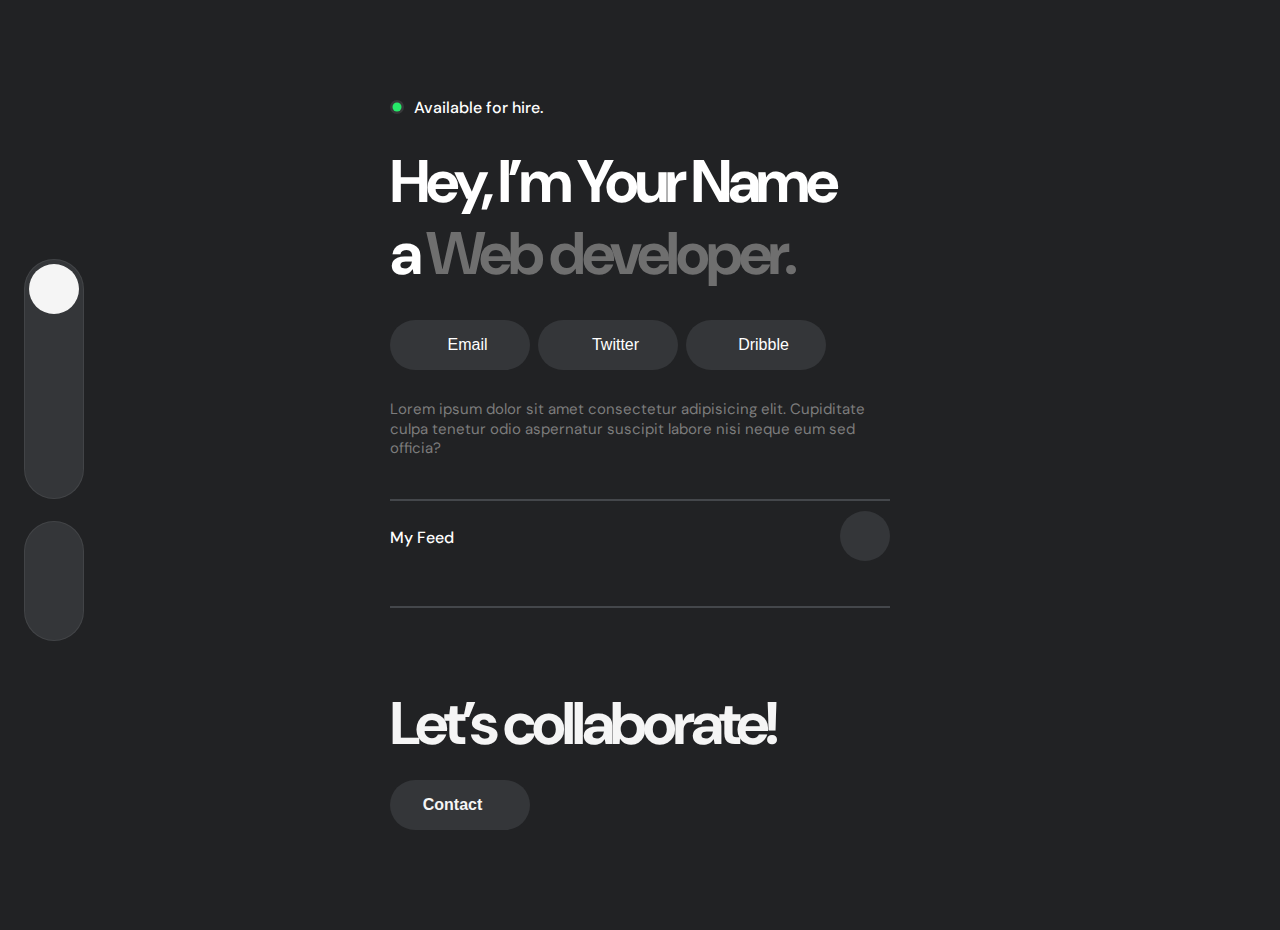
<file: index.html>
<!DOCTYPE html>
<html lang="en">

<head>
    <meta charset="UTF-8">
    <meta name="viewport" content="width=device-width, initial-scale=1.0">
    <title>Your Name</title>

    <!-- General css -->
    <link rel="stylesheet" href="assets/css/general.css">

    <!-- index css -->
    <link rel="stylesheet" href="assets/css/index.css">

    <!-- responsive css -->
    <link rel="stylesheet" href="assets/css/responsive.css">

    <!-- font awesome cdn -->
    <link rel="stylesheet" href="https://cdnjs.cloudflare.com/ajax/libs/font-awesome/6.4.0/css/all.min.css"
        integrity="sha512-iecdLmaskl7CVkqkXNQ/ZH/XLlvWZOJyj7Yy7tcenmpD1ypASozpmT/E0iPtmFIB46ZmdtAc9eNBvH0H/ZpiBw=="
        crossorigin="anonymous" referrerpolicy="no-referrer" />
</head>

<body>

    <!-- top navbar  start-->
    <nav class="navbar">
        <div class="navbar-status-wrap">
            <div style="width: 14px;height: 14px;background-color:#ffffff1a;border-radius: 50%;position: relative;">
                <div style="width: 9px;height: 9px;background-color: #26ea69;border-radius: inherit;position: absolute;top: 50%;
                left: 50%;transform: translate(-50%,-50%);">
                </div>
            </div>
            <p class="status-text">Available for hire.</p>
        </div>
        <div class="navbar-btn">
            <button id="navbar-btn">
                <i class="fa-solid fa-bars"></i>
            </button>
        </div>
    </nav>
    <!-- top navbar  end-->

    <!-- content start -->
    <section class="container">
        <div class="landing-content-container">
            <div class="status-wrap rising-up-animation">
                <div style="width: 14px;height: 14px;background-color:#ffffff1a;border-radius: 50%;position: relative;">
                    <div style="width: 9px;height: 9px;background-color: #26ea69;border-radius: inherit;position: absolute;top: 50%;
                    left: 50%;transform: translate(-50%,-50%);animation: blink-status 1s ease infinite;">

                    </div>
                </div>
                <p class="status-text">Available for hire.</p>
            </div>
            <div class="welcome-msg-wrap rising-up-animation">
                <h1 class="welcome-msg-text">Hey, I’m Your Name</h1>
            </div>
            <div class="jobtitle-wrap rising-up-animation">
                <h1 class="jobtitle-text"><span>a</span> Web developer.</h1>
            </div>
            <div class="social-networks-container rising-up-animation">
                <div class="social-network-wrap">
                    <a href="">
                        <button><i class="fa-solid fa-envelope"></i>Email</button>
                    </a>
                </div>
                <div class="social-network-wrap">
                    <a href="">
                        <button><i class="fa-brands fa-twitter"></i>Twitter</button>
                    </a>
                </div>
                <div class="social-network-wrap">
                    <a href="">
                        <button><i class="fa-brands fa-dribbble"></i>Dribble</button>
                    </a>
                </div>
            </div>
            <div class="about-wrap rising-up-animation">
                <p>Lorem ipsum dolor sit amet consectetur adipisicing elit. Cupiditate culpa tenetur odio aspernatur
                    suscipit labore nisi neque eum sed officia?</p>
            </div>

            <hr style="margin-top: 40px;border: .2px solid rgb(68, 71, 75);">
            <div class="search-feed-container rising-up-animation">
                <div class="feed">
                    <h4>My Feed</h4>
                </div>
                <div class="search">
                    <button type="button"><i class="fa-solid fa-magnifying-glass"></i></button>
                </div>
            </div>
            <div class="feed-container">
                <div>

                </div>
            </div>
            <hr style="margin-top: 40px;border: .2px solid rgb(68, 71, 75);">
            <div class="contact-info">
                <h1>Let’s collaborate!
                </h1>
                <a href="contact.html"><button>Contact <i class="fa-solid fa-arrow-right"></i></button></a>
            </div>
        </div>
    </section>
    <!-- content end -->

    <!-- side navbar start -->
    <div class="side-navbar-container" id="side-navbar">
        <div class="first-part">
            <div class="nav-item nav-active">
                <a href="index.html">
                    <i class="fa-solid fa-house"></i>
                </a>
                <p>Home</p>
            </div>
            <div class="nav-item">
                <a href="projects.html">
                    <i class="fa-solid fa-suitcase"></i>
                </a>
                <p>Projects</p>
            </div>
            <div class="nav-item">
                <a href="blog.html">
                    <i class="fa-solid fa-pen"></i>
                </a>
                <p>Blog</p>
            </div>
            <div class="nav-item">
                <a href="contact.html">
                    <i class="fa-solid fa-envelope"></i>
                </a>
                <p>Contact</p>
            </div>
        </div>
        <div class="second-part">
            <div class="nav-item">
                <a href="">
                    <i class="fa-brands fa-twitter"></i>
                </a>
                <p>Twitter</p>
            </div>
            <div class="nav-item">
                <a href="">
                    <i class="fa-solid fa-basketball"></i>
                </a>
                <p>Dribble</p>
            </div>
        </div>
    </div>
    <!-- side navbar end -->

    <!-- main script -->
    <script src="assets/js/main.js"></script>
</body>

</html>
</file>
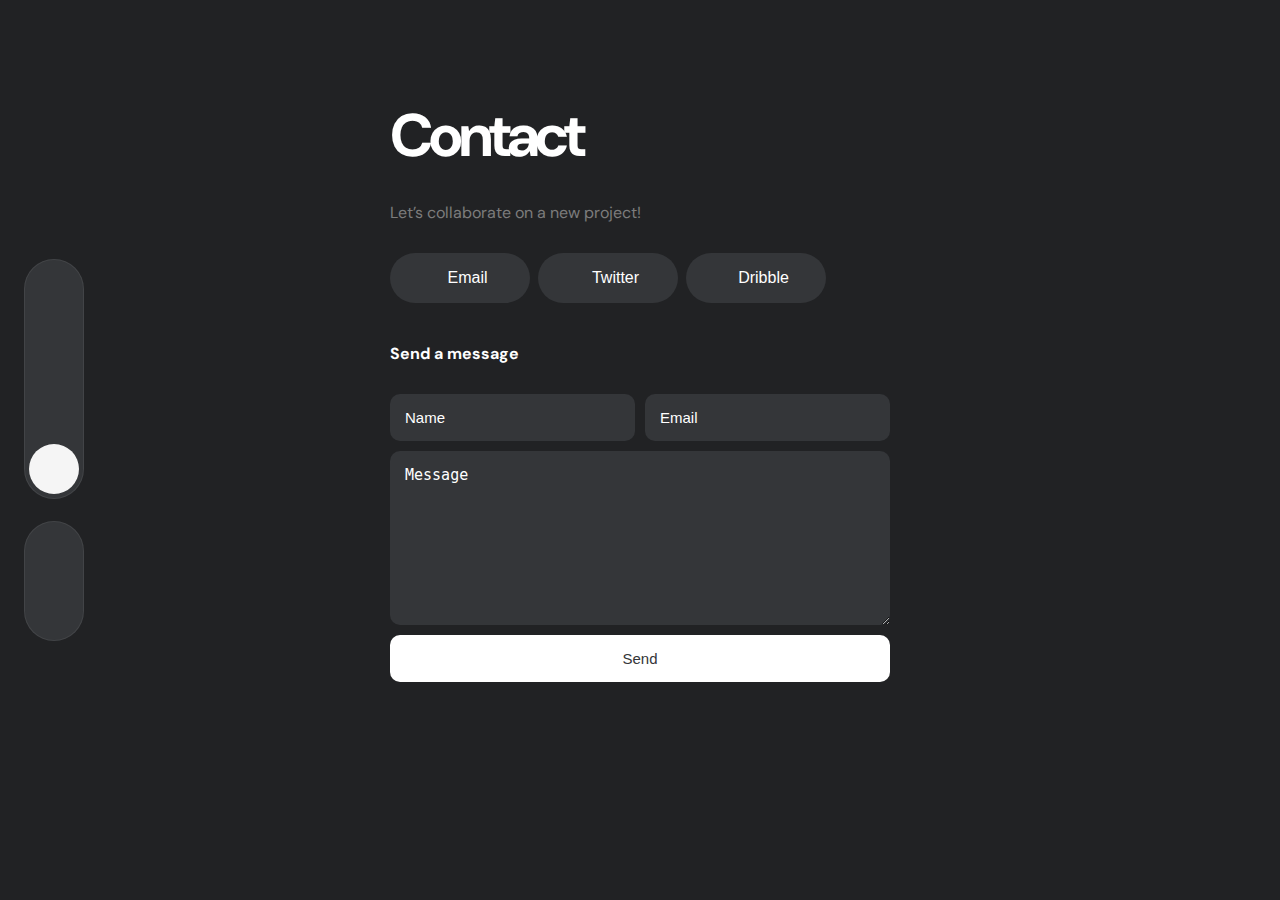
<file: contact.html>
<!DOCTYPE html>
<html lang="en">

<head>
    <meta charset="UTF-8">
    <meta name="viewport" content="width=device-width, initial-scale=1.0">
    <title>Your Name - Conatct</title>

    <!-- General css -->
    <link rel="stylesheet" href="assets/css/general.css">

    <!-- index css -->
    <link rel="stylesheet" href="assets/css/contact.css">

    <!-- responsive css -->
    <link rel="stylesheet" href="assets/css/responsive.css">

    <!-- font awesome cdn -->
    <link rel="stylesheet" href="https://cdnjs.cloudflare.com/ajax/libs/font-awesome/6.4.0/css/all.min.css"
        integrity="sha512-iecdLmaskl7CVkqkXNQ/ZH/XLlvWZOJyj7Yy7tcenmpD1ypASozpmT/E0iPtmFIB46ZmdtAc9eNBvH0H/ZpiBw=="
        crossorigin="anonymous" referrerpolicy="no-referrer" />
</head>

<body>
     <!-- top navbar  start-->
     <nav class="navbar">
        <div class="navbar-status-wrap">
            <div style="width: 14px;height: 14px;background-color:#ffffff1a;border-radius: 50%;position: relative;">
                <div style="width: 9px;height: 9px;background-color: #26ea69;border-radius: inherit;position: absolute;top: 50%;
                left: 50%;transform: translate(-50%,-50%);">
                </div>
            </div>
            <p class="status-text">Available for hire.</p>
        </div>
        <div class="navbar-btn">
            <button id="navbar-btn">
                <i class="fa-solid fa-bars"></i>
            </button>
        </div>
    </nav>
    <!-- top navbar  end-->
    <section class="container">
        <div class="contact-container">
            <h1>Contact</h1>
            <p>Let’s collaborate on a new project!</p>
            <div class="social-networks-container rising-up-animation">
                <div class="social-network-wrap">
                    <a href="">
                        <button><i class="fa-solid fa-envelope"></i>Email</button>
                    </a>
                </div>
                <div class="social-network-wrap">
                    <a href="">
                        <button><i class="fa-brands fa-twitter"></i>Twitter</button>
                    </a>
                </div>
                <div class="social-network-wrap">
                    <a href="">
                        <button><i class="fa-brands fa-dribbble"></i>Dribble</button>
                    </a>
                </div>
            </div>
            <p id="send-msg">Send a message</p>
            <form action="">
                <div class="form-inputs">
                    <input type="text" placeholder="Name">
                    <input type="text" placeholder="Email">
                </div>
                <textarea name="" id="" cols="0" rows="8" placeholder="Message"></textarea>
                <button>Send</button>
            </form>
        </div>
    </section>
        <!-- side navbar start -->
        <div class="side-navbar-container" id="side-navbar">
            <div class="first-part">
                <div class="nav-item">
                    <a href="index.html">
                        <i class="fa-solid fa-house"></i>
                    </a>
                    <p>Home</p>
                </div>
                <div class="nav-item">
                    <a href="projects.html">
                        <i class="fa-solid fa-suitcase"></i>
                    </a>
                    <p>Projects</p>
                </div>
                <div class="nav-item">
                    <a href="blog.html">
                        <i class="fa-solid fa-pen"></i>
                    </a>
                    <p>Blog</p>
                </div>
                <div class="nav-item nav-active">
                    <a href="contact.html">
                        <i class="fa-solid fa-envelope"></i>
                    </a>
                    <p>Contact</p>
                </div>
            </div>
            <div class="second-part">
                <div class="nav-item">
                    <a href="">
                        <i class="fa-brands fa-twitter"></i>
                    </a>
                    <p>Twitter</p>
                </div>
                <div class="nav-item">
                    <a href="">
                        <i class="fa-solid fa-basketball"></i>
                    </a>
                    <p>Dribble</p>
                </div>
            </div>
        </div>
        <!-- side navbar end -->
        <script src="assets/js/main.js"></script>
</body>

</html>
</file>
<file: assets/css/general.css>
@import url('https://fonts.googleapis.com/css2?family=DM+Sans:wght@100;200;300;400;500;700&family=Dosis:wght@200;300;400&family=Overpass:wght@100;200;300;400&family=Poppins:ital,wght@0,400;1,100;1,200;1,300&display=swap');

* {
    margin: 0;
    padding: 0;
}

body {
    background-color: rgb(33, 34, 36);
    font-family: 'DM Sans', sans-serif;
}

body.remove-scroll {
    overflow: hidden;
}

.container {
    width: 500px;
    margin: auto auto;
}

.navbar {
    box-sizing: border-box;
    position: fixed;
    top: 0;
    width: 100%;
    height: 80px;
    background-color: rgba(0, 0, 0, .6);
    display: none;
    backdrop-filter: blur(60px);
    padding: 0 25px;
    align-items: center;
    justify-content: space-between;
    z-index: 99;

}

.navbar-btn button {
    width: 50px;
    height: 50px;
    border: none;
    border-radius: 50%;
    color: #f5f5f5;
    background-color: #343639;
    cursor: pointer;
    transition: all .3s ease-in-out;
}

.navbar-btn button:hover {
    background-color: #34363970;
}

.navbar-status-wrap {
    color: #ffffff;
    font-weight: 500;
    font-size: 16px;
    display: flex;
    align-items: center;
    gap: 10px;
}

.side-navbar-container {
    height: max-content;
    position: fixed;
    top: 50%;
    bottom: 50%;
    left: 0;
    transform: translate(40%, -50%);
    display: flex;
    flex-direction: column;
    gap: 22px;
    animation: rising-up-navbar .5s ease-in;
    animation-iteration-count: 1;
}

.nav-item {
    width: 50px;
    height: 50px;
    border-radius: 50%;
    color: #f5f5f5;
    transition: .4s ease background-color;
    position: relative;

}

.nav-item p {
    position: absolute;
    left: 60px;
    top: 12px;
    padding: 5px 14px;
    background-color: #f5f5f5;
    color: black;
    border-radius: 30px;
    display: none;
    font-size: 15px;
    font-weight: 500;
}

.nav-item:hover p {
    display: block;
}

.nav-item:hover {
    background-color: rgba(33, 34, 36, 0.767);
}

.nav-item a {
    height: 100%;
    width: 100%;
    display: flex;
    align-items: center;
    justify-content: center;
    text-decoration: none;
    font-size: 17px;
    color: inherit;
}


.first-part,
.second-part {
    background-color: #343639;
    border: 0.1px solid #f5f5f514;
    display: flex;
    flex-direction: column;
    gap: 10px;
    padding: 4px;
    border-radius: 30px;
}

.nav-active {
    background-color: #f5f5f5;
    color: #000000b9;
}

.nav-active:hover {
    background-color: #f5f5f5;
}

.nav-active:hover p {
    display: none;

}

.side-navbar-wrap {
    background-color: #000c;
    /* backdrop-filter: blur(2px); */
    position: fixed;
    inset: 0;
    z-index: 999;
}


.rising-up-animation {
    animation: rising-up .5s ease-in-out;
    animation-iteration-count: 1;
}

.contact-info{
    display: flex;
    flex-direction: column;
    gap: 20px;
    padding-top: 80px;
    padding-bottom: 100px;
}
.contact-info h1{
    font-size: 60px;
    font-weight: 700;
    letter-spacing: -4px;
    line-height: 120%;
    color: #f5f5f5;
}
.contact-info a{
    cursor: auto;
}


.contact-info a button{
    height: 50px;
    width: 140px;
    background-color: #343639;
    font-size: 16px;
    border: none;
    border-radius: 40px;
    color: #f5f5f5;
    font-weight: 600;
    line-height: 100%;
    cursor: pointer;
}
.contact-info a button i{
    margin-left: 15px;
    transform: rotate(-50deg);
}

@keyframes rising-up {
    0% {
        transform: translateY(10px);
        opacity: 0;
    }

    100% {
        transform: translateY(0);
        opacity: 1;
    }

}

@keyframes rising-up-navbar {
    0% {
        transform: translate(40%, -35%);
        opacity: 0;
    }

    100% {
        transform: translate(40%, -50%);
        opacity: 1;
    }

}
</file>
<file: assets/css/index.css>
.landing-content-container {
    display: flex;
    flex-direction: column;
    justify-content: center;
    color: #ffffff;
    padding-top: 100px;

}

.landing-content-container .status-wrap {
    margin-bottom: 30px;
    display: flex;
    gap: 10px;
}

.landing-content-container .status-wrap .status-text {
    font-weight: 500;
    font-size: 16px;
    line-height: 100%;
}

.landing-content-container .jobtitle-wrap {
    margin-bottom: 30px;
}

.landing-content-container .welcome-msg-wrap .welcome-msg-text,
.landing-content-container .jobtitle-wrap .jobtitle-text {
    font-size: 60px;
    font-weight: 700;
    letter-spacing: -4px;
    line-height: 120%;
}

.landing-content-container .jobtitle-wrap .jobtitle-text span {
    color: #ffffff;
}

.landing-content-container .jobtitle-wrap .jobtitle-text {
    color: #6f6f6f;
}

.landing-content-container .social-networks-container {
    display: flex;
    gap: 8px;
    margin-bottom: 30px;
}

.landing-content-container .social-networks-container .social-network-wrap a button {
    text-decoration: none;
    background-color: #343639;
    width: 140px;
    height: 50px;
    border-radius: 40px;
    border: none;
    font-size: 16px;
    font-weight: 500;
    line-height: 100%;
    cursor: pointer;
    transition: .3s ease-in-out transform;
    color: #ffffff;

}

.landing-content-container .social-networks-container .social-network-wrap a button i {
    margin-right: 15px;
}

.landing-content-container .social-networks-container .social-network-wrap a button:hover {
    transform: translateY(-8px);
}



.landing-content-container .about-wrap p {
    color: #7C7C7C;
    line-height: 130%;
    font-size: 15px;
    font-weight: 400;
}

.search-feed-container {
    display: flex;
    justify-content: space-between;
    color: #ffffff;
    padding-top: 10px;
    align-items: center;
}

.search-feed-container .feed h4 {
    font-weight: 500;
    line-height: 100%;
    font-size: 16px;
}


.search-feed-container .search button {
    height: 50px;
    width: 50px;
    border-radius: 50%;
    border: none;
    font-size: 17px;
    cursor: pointer;
    background-color: #343639;
    color: #ffffff;
    transition: all .2s ease-in-out;
}

.search-feed-container .search button:hover {
    transform: translateY(-5px);
}
</file>
<file: assets/css/responsive.css>
@media (max-width: 809px) {
    .container {
        width: 245px;
    }

    .side-navbar-container {
        display: none;
        animation: side-navbar-responsive .2s ease-in;
        animation-iteration-count: 1;
    }

    .navbar {
        display: flex;
    }

    .contact-info h1{
        font-size: 36px;
    }

    .contact-info a button{
        width: 100%;
    }

    /* index responsive start */
    .landing-content-container {
        padding-top: 120px;
    }

    .landing-content-container .status-wrap {
        display: none;
    }

    .landing-content-container .welcome-msg-wrap .welcome-msg-text,
    .landing-content-container .jobtitle-wrap .jobtitle-text span,
    .landing-content-container .jobtitle-wrap .jobtitle-text {
        font-size: 40px;
    }

    .landing-content-container .social-networks-container,.contact-container .social-networks-container {
        flex-direction: column;
        gap: 12px;
    }

    .landing-content-container .social-networks-container .social-network-wrap a button,.contact-container .social-networks-container .social-network-wrap a button {
        width: 100%;
    }

    .search-feed-container .search button{
        width: 40px;
        height: 40px;
        font-size: 15px;
    }

    /* index responsive end */

    /* project resposive start */
    .projects-grid,.blog-grid{
        grid-template-columns: 1fr;
    }
}


@keyframes side-navbar-responsive {
    0% {
        transform: translate(-100%, -50%);
        opacity: 0;
    }

    100% {
        transform: translate(40%, -50%);
        opacity: 1;
    }

}
</file>
<file: assets/css/contact.css>
.contact-container {
    padding-top: 100px;
    color: #ffffff;
}

.contact-container h1 {
    font-size: 60px;
    font-weight: 700;
    letter-spacing: -4px;
    line-height: 120%;

}

.contact-container p {
    margin-top: 30px;
    font-size: 16px;
    color: #7C7C7C;
}

.social-networks-container {
    display: flex;
    gap: 8px;
    margin-bottom: 40px;
    margin-top: 30px;
}

.social-networks-container .social-network-wrap a button {
    text-decoration: none;
    background-color: #343639;
    width: 140px;
    height: 50px;
    border-radius: 40px;
    border: none;
    font-size: 16px;
    font-weight: 500;
    line-height: 100%;
    cursor: pointer;
    transition: .3s ease-in-out transform;
    color: #ffffff;

}

.social-networks-container .social-network-wrap a button i {
    margin-right: 15px;
}

.social-networks-container .social-network-wrap a button:hover {
    transform: translateY(-8px);
}

#send-msg {
    font-size: 16px;
    font-weight: 700;
    color: #ffffff;
}

form {
    display: flex;
    flex-direction: column;
    gap: 10px;
    margin-top: 30px;

}

.form-inputs {
    display: flex;
    gap: 10px;
}

.form-inputs input,form textarea,form button {
    width: 100%;
    border: none;
    padding: 15px;
    border-radius: 10px;
    background-color: #343639;
    outline: none;
    color: #ffffff;
    font-size: 15px;
    font-weight: 500;
    box-sizing: border-box;
    resize: vertical;
}
form button{
    background-color: #ffffff;
    color: #343639;
    cursor: pointer;
}
.form-inputs input::placeholder,form textarea::placeholder {
    color: #ffffff;
    font-size: 15px;
    font-weight: 500;
}
</file>
